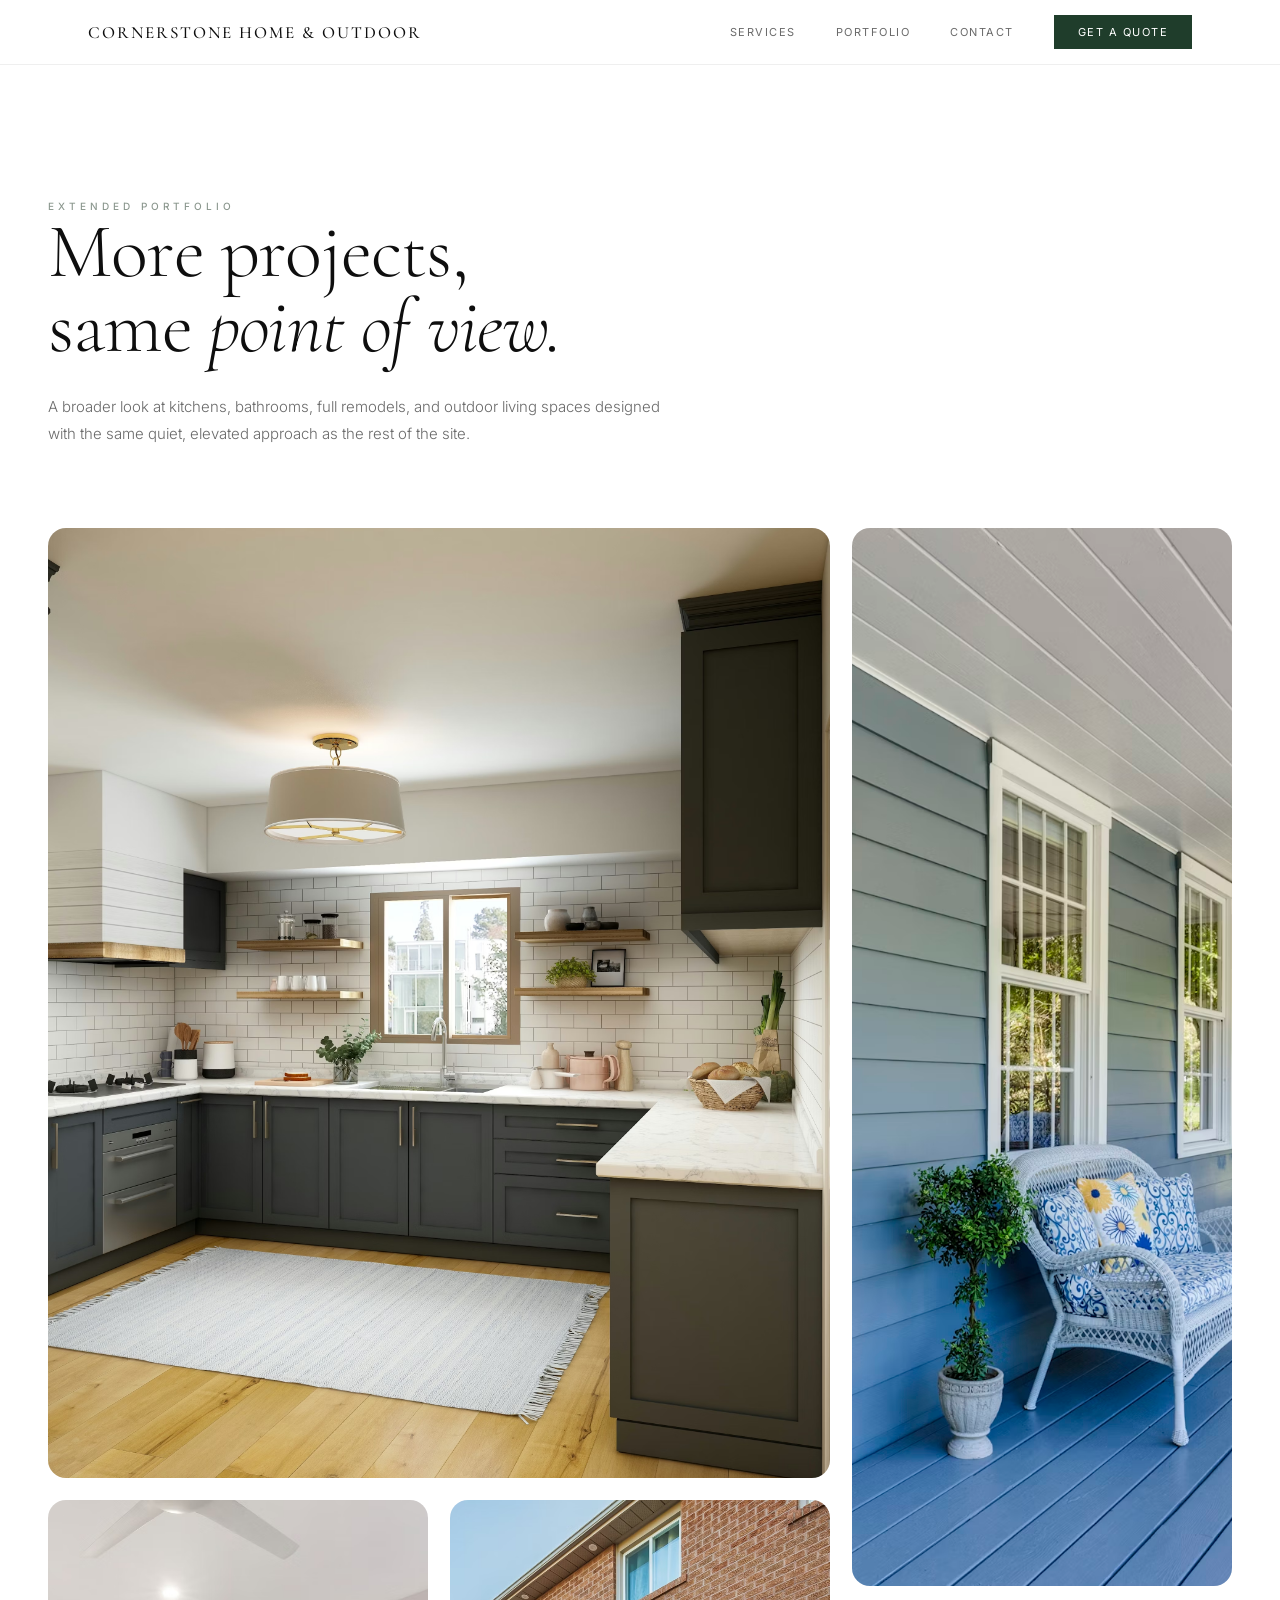
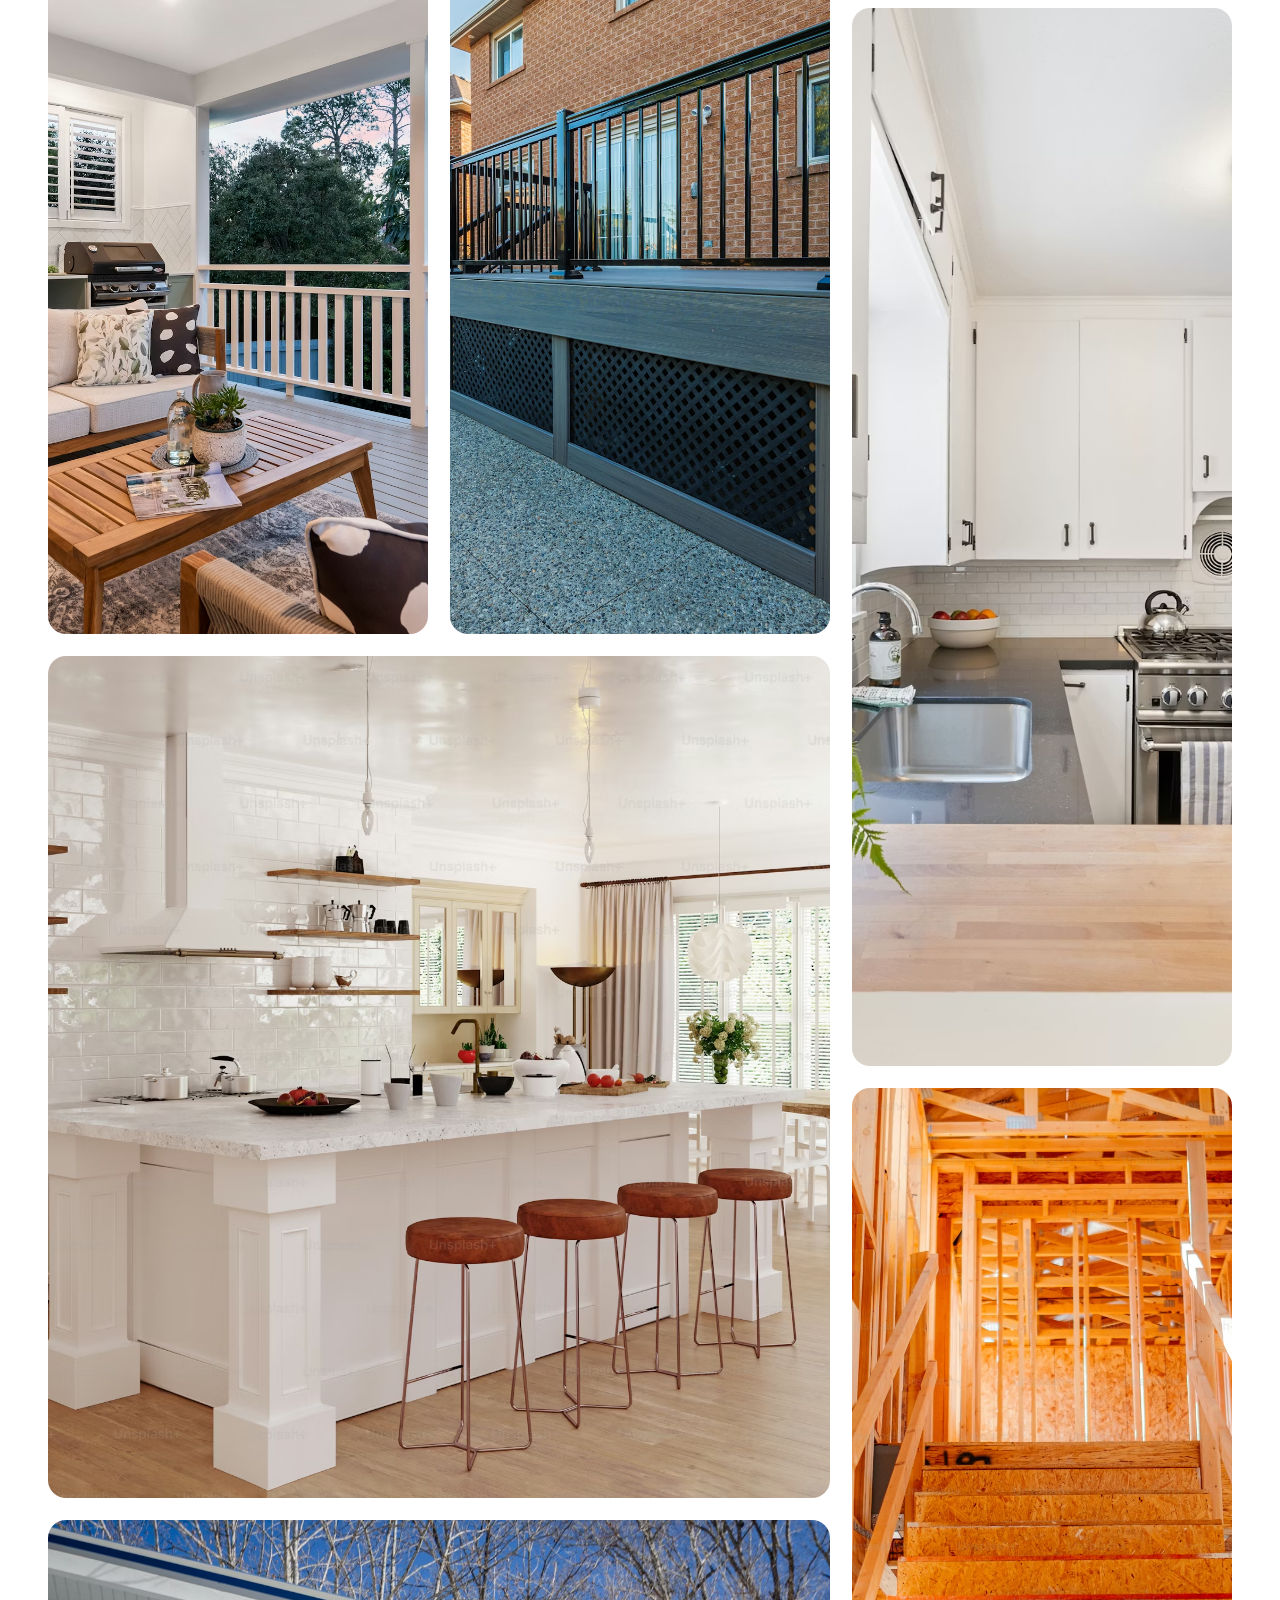
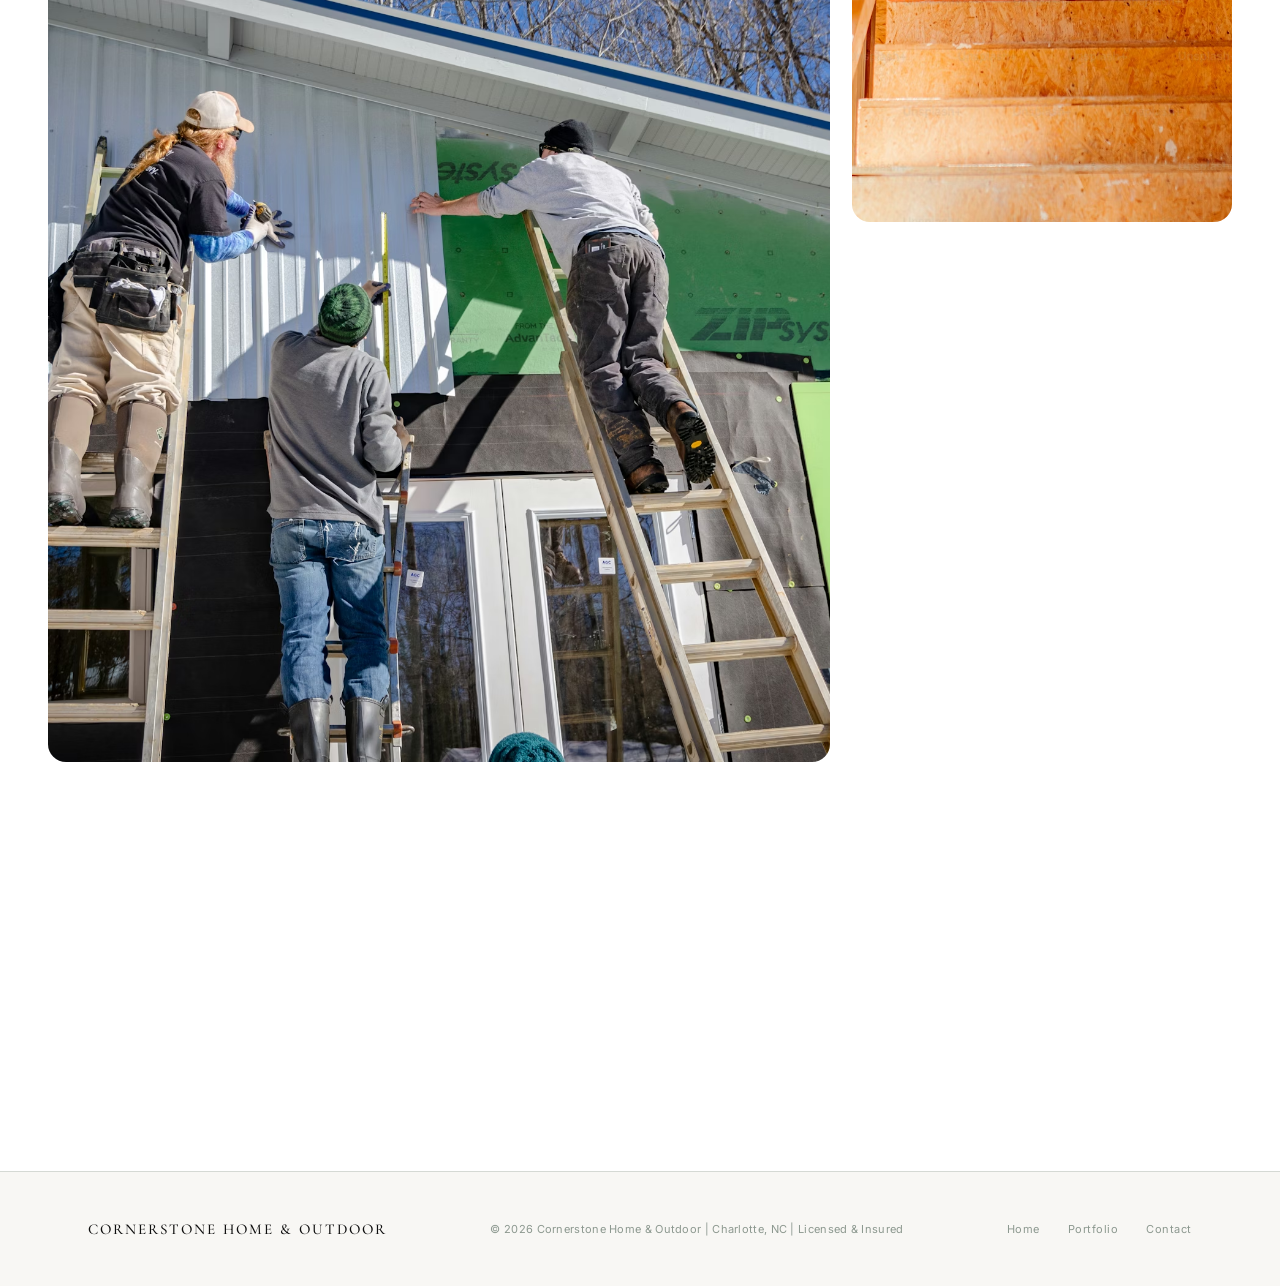
<file: portfolio.html>
<!DOCTYPE html>
<html lang="en">
  <head>
    <meta charset="UTF-8" />
    <meta name="viewport" content="width=device-width, initial-scale=1.0" />
    <title>Portfolio | Cornerstone Home &amp; Outdoor</title>
    <meta
      name="description"
      content="Explore a wider selection of kitchen, bath, full remodel, and outdoor living projects by Cornerstone Home & Outdoor."
    />
    <link rel="preconnect" href="https://fonts.googleapis.com" />
    <link rel="preconnect" href="https://fonts.gstatic.com" crossorigin />
    <link
      href="https://fonts.googleapis.com/css2?family=Cormorant+Garamond:ital,wght@0,300;0,400;0,500;0,600;1,300;1,400;1,500&amp;family=Inter:wght@300;400;500&amp;display=swap"
      rel="stylesheet"
    />
    <link rel="stylesheet" href="./styles/main.css" />
  </head>
  <body class="has-color-pops">
    <nav>
      <div class="nav-inner">
        <a class="nav-logo" href="./index.html">Cornerstone Home &amp; Outdoor</a>
        <div class="nav-right">
          <a href="./index.html#services">Services</a>
          <a href="./portfolio.html">Portfolio</a>
          <a href="./index.html#estimate">Contact</a>
          <a href="./index.html#estimate" class="cta">Get a Quote</a>
        </div>
      </div>
    </nav>

    <main class="portfolio-page">
      <section class="portfolio-hero" data-reveal>
        <div class="portfolio-hero-inner">
          <span class="kicker">Extended Portfolio</span>
          <h1>
            More projects,<br />
            same <em>point of view.</em>
          </h1>
          <p>
            A broader look at kitchens, bathrooms, full remodels, and outdoor
            living spaces designed with the same quiet, elevated approach as
            the rest of the site.
          </p>
        </div>
      </section>

      <section class="portfolio-page-grid-section" data-reveal>
        <div class="portfolio-page-grid">
          <article class="portfolio-page-card tile-featured">
            <img
              src="./Imagenes/photo-1600489000022-c2086d79f9d4.avif"
              alt="Cornerstone portfolio project"
              loading="lazy"
            />
          </article>
          <article class="portfolio-page-card tile-tall">
            <img
              src="./Imagenes/photo-1560184897-ae75f418493e.avif"
              alt="Cornerstone portfolio project"
              loading="lazy"
            />
          </article>
          <article class="portfolio-page-card">
            <img
              src="./Imagenes/photo-1629079448105-35ab3e5152d4.avif"
              alt="Cornerstone portfolio project"
              loading="lazy"
            />
          </article>
          <article class="portfolio-page-card">
            <img
              src="./Imagenes/photo-1722881445918-75ae564ffced.avif"
              alt="Cornerstone portfolio project"
              loading="lazy"
            />
          </article>
          <article class="portfolio-page-card tile-wide">
            <img
              src="./Imagenes/premium_photo-1661962720375-ce9097fb4d69.avif"
              alt="Cornerstone portfolio project"
              loading="lazy"
            />
          </article>
          <article class="portfolio-page-card tile-tall">
            <img
              src="./Imagenes/photo-1574739782594-db4ead022697.avif"
              alt="Cornerstone portfolio project"
              loading="lazy"
            />
          </article>
          <article class="portfolio-page-card">
            <img
              src="./Imagenes/premium_photo-1677782977189-d2ba571a679c.avif"
              alt="Cornerstone portfolio project"
              loading="lazy"
            />
          </article>
          <article class="portfolio-page-card tile-wide">
            <img
              src="./Imagenes/photo-1546552356-3fae876a61ca.avif"
              alt="Cornerstone portfolio project"
              loading="lazy"
            />
          </article>
        </div>
      </section>

      <section class="portfolio-page-cta" data-reveal>
        <div class="portfolio-page-cta-inner">
          <span class="kicker">Ready to Start</span>
          <h2>Your project deserves the same level of care.</h2>
          <a href="./index.html#estimate" class="text-link">Request a Quote</a>
        </div>
      </section>
    </main>

    <footer>
      <div class="footer-inner">
        <div class="footer-logo">Cornerstone Home &amp; Outdoor</div>
        <div class="footer-copy">
          <span id="current-year"></span> Cornerstone Home &amp; Outdoor |
          Charlotte, NC | Licensed &amp; Insured
        </div>
        <div class="footer-links">
          <a href="./index.html">Home</a>
          <a href="./portfolio.html">Portfolio</a>
          <a href="./index.html#estimate">Contact</a>
        </div>
      </div>
    </footer>

    <script src="./scripts/main.js"></script>
  </body>
</html>
</file>
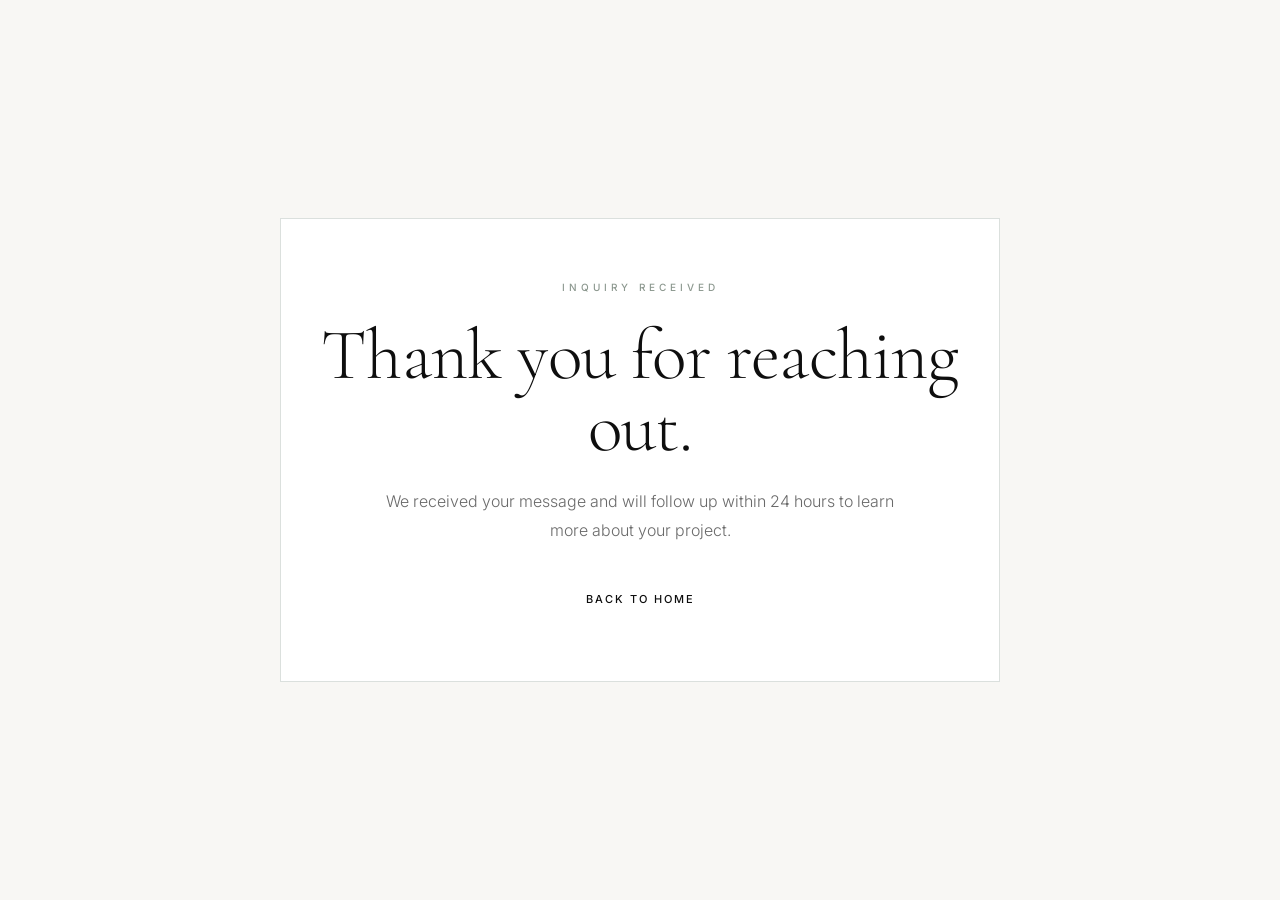
<file: thank-you.html>
<!DOCTYPE html>
<html lang="en">
  <head>
    <meta charset="UTF-8" />
    <meta name="viewport" content="width=device-width, initial-scale=1.0" />
    <title>Thank You | Cornerstone Home &amp; Outdoor</title>
    <link rel="preconnect" href="https://fonts.googleapis.com" />
    <link rel="preconnect" href="https://fonts.gstatic.com" crossorigin />
    <link
      href="https://fonts.googleapis.com/css2?family=Cormorant+Garamond:ital,wght@0,300;0,400;0,500;0,600;1,300;1,400;1,500&amp;family=Inter:wght@300;400;500&amp;display=swap"
      rel="stylesheet"
    />
    <link rel="stylesheet" href="./styles/main.css" />
  </head>
  <body>
    <main class="thank-you-page">
      <section class="thank-you-card">
        <span class="kicker">Inquiry Received</span>
        <h1>Thank you for reaching out.</h1>
        <p>
          We received your message and will follow up within 24 hours to learn
          more about your project.
        </p>
        <a href="./index.html" class="btn-white thank-you-button">Back to Home</a>
      </section>
    </main>
  </body>
</html>
</file>
<file: styles/main.css>
:root {
  --green: #1f3d2b;
  --green-2: #2a5239;
  --sage: #dce7de;
  --sand: #efe7db;
  --black: #0e0e0e;
  --ink: #1a1a1a;
  --gray: #6a6a6a;
  --gray-lt: #8c988f;
  --rule: rgba(31, 61, 43, 0.16);
  --bg: #ffffff;
  --bg-warm: #f8f7f4;
}

*,
*::before,
*::after {
  box-sizing: border-box;
  margin: 0;
  padding: 0;
}

html {
  scroll-behavior: smooth;
}

body {
  font-family: "Inter", sans-serif;
  color: var(--ink);
  background: var(--bg);
  -webkit-font-smoothing: antialiased;
  overflow-x: hidden;
}

[data-reveal] {
  opacity: 0.001;
  transform: translateY(26px);
  filter: blur(10px);
  will-change: transform, opacity, filter;
  transition: opacity 1.1s cubic-bezier(0.22, 1, 0.36, 1),
    transform 1.1s cubic-bezier(0.22, 1, 0.36, 1),
    filter 1.1s cubic-bezier(0.22, 1, 0.36, 1);
}

[data-reveal].is-visible {
  opacity: 1;
  transform: translateY(0);
  filter: blur(0);
}

img {
  max-width: 100%;
}

.wrap {
  max-width: 1200px;
  margin: 0 auto;
  padding: 0 48px;
}

.kicker {
  font-size: 10px;
  font-weight: 500;
  letter-spacing: 4px;
  text-transform: uppercase;
  color: var(--gray-lt);
}

nav {
  position: fixed;
  top: 0;
  left: 0;
  right: 0;
  z-index: 300;
  background: rgba(255, 255, 255, 0.92);
  backdrop-filter: blur(12px);
  -webkit-backdrop-filter: blur(12px);
  border-bottom: 1px solid rgba(228, 228, 228, 0.6);
}

.nav-inner {
  max-width: 1200px;
  margin: 0 auto;
  padding: 0 48px;
  min-height: 64px;
  display: flex;
  align-items: center;
  justify-content: space-between;
}

.nav-logo,
.footer-logo {
  font-family: "Cormorant Garamond", serif;
  letter-spacing: 2px;
  text-transform: uppercase;
  color: var(--black);
  text-decoration: none;
}

.nav-logo {
  font-size: 17px;
  font-weight: 500;
}

.nav-right {
  display: flex;
  align-items: center;
  gap: 40px;
}

.nav-right a {
  font-size: 11px;
  font-weight: 400;
  letter-spacing: 1.5px;
  text-transform: uppercase;
  color: var(--gray);
  text-decoration: none;
  transition: color 0.2s, background 0.2s;
}

.nav-right a:hover {
  color: var(--black);
}

.nav-right .cta {
  background: var(--green);
  color: #fff;
  padding: 10px 24px;
  letter-spacing: 1.5px;
}

.nav-right .cta:hover {
  background: var(--green-2);
  color: #fff;
}

.hero {
  margin-top: 84px;
  position: relative;
  width: 100%;
}

.hero--main {
  position: relative;
  height: 100vh;
  min-height: 600px;
  max-height: 1000px;
  overflow: hidden;
}

.hero--main[data-reveal] {
  opacity: 1;
  transform: none;
  filter: none;
  transition: none;
}

.hero-bg,
.hero-overlay {
  position: absolute;
  inset: 0;
}

.hero-bg {
  z-index: 0;
}

.hero-bg img {
  width: 100%;
  height: 100%;
  object-fit: cover;
  object-position: center 55%;
  display: block;
  filter: brightness(0.7) saturate(0.94);
  transform: scale(1.08);
  animation:
    heroImageIntro 2.6s cubic-bezier(0.22, 1, 0.36, 1) forwards,
    heroImageFloat 11s ease-in-out 2.6s infinite alternate;
}

.hero-overlay {
  z-index: 1;
  background: linear-gradient(
    to top,
    rgba(0, 0, 0, 0.42) 0%,
    rgba(0, 0, 0, 0.24) 30%,
    rgba(0, 0, 0, 0.14) 55%,
    rgba(0, 0, 0, 0.06) 75%,
    rgba(0, 0, 0, 0) 100%
  );
}

.hero-content {
  position: relative;
  z-index: 2;
  width: 100%;
  padding: 60px 48px 72px;
  max-width: 1200px;
  margin: 0 auto;
}

.hero h1,
.intro-body h2,
.services-left h2,
.work-header h2,
.process-header h2,
.t-header h2,
.cta-left h2,
.cta-phone,
.stat-num,
.p-step h4,
.t-quote {
  font-family: "Cormorant Garamond", serif;
}

.hero h1 {
  position: relative;
  font-size: clamp(56px, 8vw, 112px);
  font-weight: 300;
  line-height: 0.95;
  color: #fff;
  letter-spacing: -1px;
  max-width: 900px;
  margin-bottom: 36px;
  text-shadow:
    0 1px 2px rgba(0, 0, 0, 0.12),
    0 10px 28px rgba(0, 0, 0, 0.18);
}

.hero h1::after {
  content: "";
  position: absolute;
  left: -18px;
  top: -18px;
  width: min(78vw, 760px);
  height: calc(100% + 36px);
  background: radial-gradient(
    ellipse at 20% 30%,
    rgba(18, 18, 18, 0.28) 0%,
    rgba(18, 18, 18, 0.12) 42%,
    rgba(18, 18, 18, 0) 78%
  );
  filter: blur(14px);
  z-index: -1;
  pointer-events: none;
}

.hero h1 em,
.intro-body h2 em,
.services-left h2 em,
.work-header h2 em,
.process-header h2 em,
.t-header h2 em,
.cta-left h2 em {
  font-style: italic;
  font-weight: 300;
}

.hero-sub {
  display: flex;
  align-items: center;
  gap: 40px;
  flex-wrap: wrap;
}

.hero-sub p {
  font-size: 15px;
  font-weight: 300;
  color: rgba(255, 255, 255, 0.7);
  max-width: 400px;
  line-height: 1.75;
}

.hero-lede {
  max-width: 430px;
}

.hero-lede-overlay {
  display: inline;
  padding: 7px 11px;
  background: rgba(86, 86, 86, 0.4);
  backdrop-filter: blur(4px);
  -webkit-backdrop-filter: blur(4px);
  text-shadow: 0 1px 8px rgba(0, 0, 0, 0.14);
  box-decoration-break: clone;
  -webkit-box-decoration-break: clone;
}

.hero-btns {
  display: flex;
  gap: 16px;
  flex-wrap: wrap;
}

.btn-white,
.text-link {
  text-decoration: none;
  text-transform: uppercase;
}

.btn-white,
.btn-ghost {
  font-size: 11px;
  font-weight: 500;
  letter-spacing: 2px;
  padding: 15px 32px;
}

.btn-white {
  background: #fff;
  color: var(--black);
  position: relative;
  overflow: hidden;
}

.btn-white,
.text-link,
.nav-right .cta,
.form-submit {
  animation: buttonPresence 3.8s ease-in-out infinite;
  position: relative;
  overflow: hidden;
}

.btn-white:hover {
  background: var(--green);
  color: #fff;
}

.btn-white::after,
.text-link::after,
.nav-right .cta::after,
.form-submit::after {
  content: "";
  position: absolute;
  inset: 0;
  background: linear-gradient(
    110deg,
    transparent 0%,
    rgba(255, 255, 255, 0.08) 40%,
    rgba(255, 255, 255, 0.34) 50%,
    rgba(255, 255, 255, 0.08) 60%,
    transparent 100%
  );
  transform: translateX(-140%);
  animation: buttonShine 3.8s ease-in-out infinite;
  pointer-events: none;
}

.btn-ghost {
  background: transparent;
  color: #fff;
  border: 1px solid rgba(255, 255, 255, 0.4);
  box-shadow: inset 0 0 0 0 rgba(255, 255, 255, 0.08);
}

.btn-ghost:hover {
  background: rgba(255, 255, 255, 0.1);
  border-color: #fff;
}

.stats-bar {
  border-bottom: 1px solid var(--rule);
  background: var(--bg);
}

.stats-inner {
  max-width: 1200px;
  margin: 0 auto;
  padding: 0 48px;
  display: grid;
  grid-template-columns: repeat(4, 1fr);
}

.stat-item {
  padding: 40px 0;
  border-right: 1px solid var(--rule);
  text-align: center;
}

.stat-item:last-child {
  border-right: none;
}

.stat-num {
  font-size: 52px;
  font-weight: 300;
  color: var(--black);
  line-height: 1;
  margin-bottom: 8px;
  letter-spacing: -1px;
}

.stat-label {
  font-size: 10px;
  font-weight: 500;
  letter-spacing: 2.5px;
  text-transform: uppercase;
  color: var(--gray-lt);
}

.intro-section {
  padding: 140px 48px;
  max-width: 1200px;
  margin: 0 auto;
  display: grid;
  grid-template-columns: 200px 1fr;
  gap: 80px;
}

.intro-aside {
  padding-top: 8px;
}

.intro-aside p {
  font-size: 13px;
  font-weight: 500;
  letter-spacing: 3px;
  text-transform: uppercase;
  color: var(--gray-lt);
  line-height: 2;
}

.intro-body h2,
.work-header h2,
.process-header h2,
.cta-left h2 {
  font-size: clamp(38px, 5vw, 68px);
  font-weight: 300;
  line-height: 1.1;
  color: var(--black);
  letter-spacing: -0.5px;
  margin-bottom: 40px;
}

.intro-body p,
.process-header p,
.cta-left p {
  font-size: 15px;
  font-weight: 300;
  color: var(--gray);
  line-height: 1.85;
}

.intro-body p {
  max-width: 580px;
  margin-bottom: 28px;
}

.intro-body .text-link,
.split-text .text-link {
  margin-top: 24px;
}

.text-link {
  display: inline-flex;
  align-items: center;
  justify-content: center;
  text-align: center;
  font-size: 13px;
  font-weight: 500;
  letter-spacing: 2.5px;
  color: #fff;
  background: var(--green);
  border: 1px solid var(--green);
  border-radius: 6px;
  padding: 14px 24px;
  min-height: 46px;
  transition: background 0.2s, color 0.2s, border-color 0.2s,
    transform 0.2s;
  position: relative;
  overflow: hidden;
  box-shadow: 0 0 0 0 rgba(31, 61, 43, 0.12);
}

.text-link:hover {
  background: var(--green-2);
  color: #fff;
  border-color: var(--green-2);
  transform: translateY(-1px);
}

.services-section {
  border-top: 1px solid var(--rule);
  border-bottom: 1px solid var(--rule);
}

.services-inner {
  max-width: 1200px;
  margin: 0 auto;
  padding: 0 48px;
  display: grid;
  grid-template-columns: 320px 1fr;
}

.services-left {
  border-right: 1px solid var(--rule);
  padding: 80px 60px 80px 0;
}

.services-highlight h2 {
  position: relative;
  display: inline-block;
}

.services-highlight h2::after {
  content: "";
  position: absolute;
  left: -10px;
  right: -16px;
  bottom: 4px;
  height: 26px;
  background: linear-gradient(
    90deg,
    rgba(126, 165, 135, 0),
    rgba(190, 214, 194, 0.98),
    rgba(126, 165, 135, 0)
  );
  z-index: -1;
  transform-origin: left center;
  animation: headingGlow 3.4s ease-in-out infinite;
}

.services-left h2 {
  font-size: 42px;
  font-weight: 300;
  line-height: 1.15;
  color: var(--black);
  margin-top: 28px;
}

.services-right {
  padding: 80px 0 80px 60px;
}

.service-row {
  display: grid;
  grid-template-columns: 60px 1fr auto;
  align-items: baseline;
  gap: 24px;
  padding: 28px 0;
  border-bottom: 1px solid var(--rule);
  transition: transform 0.45s ease, background 0.45s ease, border-color 0.45s ease;
}

.service-row:hover {
  transform: translateX(2px);
  background: linear-gradient(90deg, rgba(190, 214, 194, 0.34), rgba(220, 231, 222, 0));
  border-color: rgba(31, 61, 43, 0.24);
}

.service-row:first-child {
  border-top: 1px solid var(--rule);
}

.s-num {
  font-size: 11px;
  color: rgba(31, 61, 43, 0.46);
  letter-spacing: 1.5px;
  font-weight: 400;
}

.s-body h3 {
  font-family: "Cormorant Garamond", serif;
  font-size: 26px;
  font-weight: 400;
  color: var(--black);
  margin-bottom: 6px;
}

.s-body p {
  font-size: 13px;
  font-weight: 300;
  color: var(--gray);
  line-height: 1.75;
  max-width: 460px;
}

.s-arrow {
  font-size: 18px;
  color: var(--gray-lt);
}

.split-tag {
  font-size: 10px;
  font-weight: 500;
  letter-spacing: 3.5px;
  text-transform: uppercase;
  color: var(--gray-lt);
  margin-bottom: 28px;
}

.split-text p {
  max-width: 560px;
  font-size: 15px;
  font-weight: 300;
  color: var(--gray);
  line-height: 1.85;
}

.split-section {
  display: grid;
  grid-template-columns: 1fr 1fr;
  min-height: 680px;
}

.split-section.reverse {
  direction: rtl;
}

.split-section.reverse > * {
  direction: ltr;
}

.split-img {
  overflow: hidden;
}

.split-img img {
  width: 100%;
  height: 100%;
  object-fit: cover;
  display: block;
  transition: transform 0.7s ease;
}

.split-section:hover .split-img img {
  transform: scale(1.04);
}

.split-text {
  display: flex;
  flex-direction: column;
  justify-content: center;
  padding: 80px 72px;
  background: var(--bg);
}

.split-text.warm {
  background: var(--bg-warm);
}

.split-text h2 {
  font-size: clamp(34px, 3.5vw, 52px);
  font-weight: 300;
  line-height: 1.15;
  color: var(--black);
  letter-spacing: -0.3px;
  margin-bottom: 24px;
}

.work-section {
  padding: 140px 0;
  width: 100%;
  max-width: none;
  margin: 0;
  overflow: hidden;
}

.work-header {
  max-width: 1200px;
  display: flex;
  justify-content: space-between;
  align-items: flex-end;
  margin-bottom: 40px;
  padding: 0 48px;
  margin-left: auto;
  margin-right: auto;
}

.work-header h2 {
  margin-bottom: 18px;
}

.gallery-kicker,
.process-kicker {
  display: block;
  margin-bottom: 16px;
}

.stories-gallery {
  overflow: hidden;
  padding: 8px 0;
  scrollbar-width: none;
  -ms-overflow-style: none;
}

.stories-gallery::-webkit-scrollbar {
  display: none;
}

.stories-track {
  display: flex;
  gap: 18px;
  padding: 0 20px 0 48px;
  width: max-content;
  will-change: transform;
}

.story-card {
  position: relative;
  width: 300px;
  height: 560px;
  border-radius: 18px;
  overflow: hidden;
  flex-shrink: 0;
  background: #ececec;
  transition: transform 0.25s ease;
  box-shadow: 0 10px 30px rgba(0, 0, 0, 0.08);
}

.story-card:hover {
  transform: translateY(-6px) scale(1.01);
}

.story-card img {
  width: 100%;
  height: 100%;
  object-fit: cover;
  object-position: center;
}

.story-card::after {
  content: "";
  position: absolute;
  inset: 0;
  background: linear-gradient(
    to top,
    rgba(0, 0, 0, 0.45) 0%,
    rgba(0, 0, 0, 0.05) 35%,
    rgba(0, 0, 0, 0) 60%
  );
}

.story-label {
  position: absolute;
  left: 18px;
  bottom: 18px;
  z-index: 2;
  font-size: 10px;
  letter-spacing: 2px;
  text-transform: uppercase;
  color: rgba(255, 255, 255, 0.88);
}

.gallery-footer {
  max-width: 1200px;
  padding: 32px 48px 0;
  display: flex;
  justify-content: center;
  margin: 0 auto;
}

.process-section {
  background: var(--bg-warm);
  padding: 140px 0;
  border-top: 1px solid var(--rule);
  border-bottom: 1px solid var(--rule);
}

.process-inner {
  max-width: 1200px;
  margin: 0 auto;
  padding: 0 48px;
}

.process-intro,
.cta-highlight {
  font-size: 13px;
  font-weight: 500;
  letter-spacing: 2px;
  text-transform: uppercase;
  color: #5a5a5a;
  margin-bottom: 24px;
  line-height: 1.6;
}

.process-header {
  display: grid;
  grid-template-columns: 1fr 1fr;
  gap: 80px;
  margin-bottom: 80px;
  align-items: end;
}

.process-steps {
  display: grid;
  grid-template-columns: repeat(4, 1fr);
  border-top: 1px solid var(--rule);
}

.p-step {
  position: relative;
  padding: 80px 40px 48px;
  border-right: 1px solid var(--rule);
}

.p-step:last-child {
  border-right: none;
}

.p-num {
  position: absolute;
  top: 10px;
  left: 30px;
  font-family: "Cormorant Garamond", serif;
  font-size: 100px;
  font-weight: 300;
  color: rgba(31, 61, 43, 0.13);
  line-height: 1;
  letter-spacing: -2px;
  pointer-events: none;
}

.p-step h4 {
  font-size: 22px;
  font-weight: 400;
  color: var(--black);
  margin-bottom: 20px;
  position: relative;
  z-index: 2;
}

.p-step p {
  font-size: 13px;
  font-weight: 300;
  color: var(--gray);
  line-height: 1.8;
  position: relative;
  z-index: 2;
}

.testimonials-section {
  padding: 140px 48px;
  max-width: 1200px;
  margin: 0 auto;
}

.t-header {
  display: flex;
  justify-content: space-between;
  align-items: flex-end;
  margin-bottom: 80px;
  border-bottom: 1px solid var(--rule);
  padding-bottom: 40px;
}

.t-header h2 {
  font-size: clamp(32px, 4vw, 56px);
  font-weight: 300;
  letter-spacing: -0.5px;
}

.testimonials-list {
  display: flex;
  flex-direction: column;
}

.testimonial-row {
  display: grid;
  grid-template-columns: 200px 1fr 200px;
  gap: 60px;
  padding: 56px 0;
  border-bottom: 1px solid var(--rule);
  align-items: start;
}

.t-name {
  font-size: 13px;
  font-weight: 500;
  color: var(--black);
  margin-bottom: 4px;
}

.t-loc {
  font-size: 11px;
  color: var(--gray-lt);
  letter-spacing: 1px;
}

.t-quote {
  font-size: 26px;
  font-weight: 300;
  font-style: italic;
  color: var(--black);
  line-height: 1.55;
  letter-spacing: -0.2px;
}

.t-project {
  text-align: right;
  font-size: 10px;
  font-weight: 500;
  letter-spacing: 2px;
  text-transform: uppercase;
  color: var(--gray-lt);
  line-height: 1.8;
  padding-top: 4px;
}

.areas-section {
  border-top: 1px solid var(--rule);
  padding: 56px 48px;
}

.areas-inner {
  max-width: 1200px;
  margin: 0 auto;
  display: flex;
  gap: 80px;
  align-items: center;
}

.areas-label {
  font-size: 10px;
  font-weight: 500;
  letter-spacing: 3px;
  text-transform: uppercase;
  color: var(--gray-lt);
  white-space: nowrap;
  flex-shrink: 0;
}

.areas-divider {
  width: 1px;
  height: 40px;
  background: rgba(31, 61, 43, 0.22);
  flex-shrink: 0;
}

.areas-tags {
  display: flex;
  flex-wrap: wrap;
  gap: 8px;
}

.area-tag {
  font-size: 12px;
  font-weight: 300;
  color: var(--gray);
  border: 1px solid rgba(31, 61, 43, 0.18);
  padding: 6px 16px;
  letter-spacing: 0.3px;
}

.cta-section {
  padding: 140px 48px;
  border-top: 1px solid var(--rule);
}

.cta-inner {
  max-width: 1200px;
  margin: 0 auto;
  display: grid;
  grid-template-columns: 1fr 520px;
  gap: 120px;
  align-items: start;
}

.cta-left h2 {
  font-size: clamp(42px, 5.5vw, 80px);
  line-height: 1;
  letter-spacing: -1px;
  color: var(--black);
  margin-bottom: 36px;
}

.cta-left p {
  margin-bottom: 18px;
  max-width: 420px;
}

.cta-phone {
  display: block;
  font-size: 36px;
  font-weight: 300;
  color: var(--black);
  text-decoration: none;
  margin: 24px 0 6px;
  letter-spacing: -0.5px;
}

.cta-phone:hover {
  color: var(--green);
}

.cta-phone-label {
  font-size: 10px;
  font-weight: 500;
  letter-spacing: 2.5px;
  text-transform: uppercase;
  color: var(--gray-lt);
}

.estimate-form {
  display: flex;
  flex-direction: column;
}

.form-row-2 {
  display: grid;
  grid-template-columns: 1fr 1fr;
}

.field {
  position: relative;
  border: 1px solid var(--rule);
  margin: -1px 0 0 -1px;
}

.field label {
  display: block;
  font-size: 9px;
  font-weight: 500;
  letter-spacing: 2.5px;
  text-transform: uppercase;
  color: var(--gray-lt);
  padding: 16px 20px 0;
}

.field input,
.field select,
.field textarea {
  display: block;
  width: 100%;
  padding: 6px 20px 16px;
  background: transparent;
  border: none;
  outline: none;
  font-family: "Inter", sans-serif;
  font-size: 14px;
  font-weight: 300;
  color: var(--black);
  appearance: none;
}

.field textarea {
  min-height: 100px;
  resize: vertical;
}

.field:focus-within {
  border-color: var(--green);
  z-index: 1;
}

.form-submit {
  background: var(--green);
  color: #fff;
  border: 1px solid var(--green);
  padding: 20px;
  font-family: "Inter", sans-serif;
  font-size: 13px;
  font-weight: 500;
  letter-spacing: 2.5px;
  text-transform: uppercase;
  cursor: pointer;
  transition: background 0.2s;
}

.form-submit:hover {
  background: var(--green-2);
}

.form-note {
  font-size: 10px;
  color: var(--gray-lt);
  text-align: center;
  padding: 14px 0 0;
  letter-spacing: 0.5px;
}

footer {
  border-top: 1px solid var(--rule);
  background: var(--bg-warm);
  padding: 48px 0;
}

.footer-inner {
  max-width: 1200px;
  margin: 0 auto;
  padding: 0 48px;
  display: flex;
  justify-content: space-between;
  align-items: center;
  flex-wrap: wrap;
  gap: 20px;
}

.footer-logo {
  font-size: 15px;
  font-weight: 500;
}

.footer-copy {
  font-size: 11px;
  color: var(--gray-lt);
  letter-spacing: 0.3px;
}

.footer-links {
  display: flex;
  gap: 28px;
}

.footer-links a {
  font-size: 11px;
  color: var(--gray-lt);
  text-decoration: none;
  letter-spacing: 0.5px;
}

.footer-links a:hover {
  color: var(--black);
}

.sticky-mobile {
  display: none;
  position: fixed;
  bottom: 0;
  left: 0;
  right: 0;
  background: var(--green);
  padding: 16px;
  z-index: 999;
}

.sticky-mobile a {
  display: block;
  color: #fff;
  font-size: 11px;
  font-weight: 500;
  letter-spacing: 2.5px;
  text-transform: uppercase;
  text-align: center;
  text-decoration: none;
}

.thank-you-page {
  min-height: 100vh;
  display: grid;
  place-items: center;
  padding: 24px;
  background: var(--bg-warm);
}

.thank-you-card {
  width: min(100%, 720px);
  padding: 56px 40px;
  background: var(--bg);
  border: 1px solid var(--rule);
  text-align: center;
}

.thank-you-card h1 {
  font-family: "Cormorant Garamond", serif;
  font-size: clamp(42px, 6vw, 72px);
  font-weight: 300;
  line-height: 1;
  letter-spacing: -0.8px;
  color: var(--black);
  margin: 24px 0;
}

.thank-you-card p {
  max-width: 520px;
  margin: 0 auto 32px;
  font-size: 16px;
  font-weight: 300;
  line-height: 1.8;
  color: var(--gray);
}

.thank-you-button {
  display: inline-block;
}

.portfolio-page {
  margin-top: 84px;
}

.portfolio-hero {
  padding: 110px 48px 80px;
}

.portfolio-hero-inner,
.portfolio-page-grid,
.portfolio-page-cta-inner {
  max-width: 1200px;
  margin: 0 auto;
}

.portfolio-hero-inner h1,
.portfolio-page-cta-inner h2 {
  font-family: "Cormorant Garamond", serif;
  font-size: clamp(44px, 6vw, 88px);
  font-weight: 300;
  line-height: 0.98;
  letter-spacing: -0.8px;
  color: var(--black);
}

.portfolio-hero-inner h1 em {
  font-style: italic;
  font-weight: 300;
}

.portfolio-hero-inner p {
  max-width: 620px;
  margin-top: 28px;
  font-size: 15px;
  font-weight: 300;
  line-height: 1.85;
  color: var(--gray);
}

.portfolio-page-grid-section {
  padding: 0 48px 120px;
}

.portfolio-page-grid {
  display: grid;
  grid-template-columns: repeat(12, 1fr);
  grid-auto-flow: dense;
  grid-auto-rows: 32px;
  gap: 22px;
}

.portfolio-page-card {
  position: relative;
  grid-column: span 4;
  grid-row: span 14;
  overflow: hidden;
  border-radius: 18px;
  background: #ececec;
}

.portfolio-page-card img {
  width: 100%;
  height: 100%;
  object-fit: cover;
  display: block;
  transition: transform 0.7s ease, filter 0.7s ease;
}

.portfolio-page-card:hover img {
  filter: brightness(0.92);
  transform: scale(1.035);
}

.tile-featured {
  grid-column: span 8;
  grid-row: span 18;
}

.tile-tall {
  grid-row: span 20;
}

.tile-short {
  grid-row: span 12;
}

.tile-wide {
  grid-column: span 8;
  grid-row: span 16;
}

.portfolio-page-cta {
  padding: 0 48px 140px;
}

.portfolio-page-cta-inner {
  border-top: 1px solid var(--rule);
  padding-top: 48px;
  display: flex;
  justify-content: space-between;
  align-items: end;
  gap: 24px;
}

.portfolio-page-cta-inner h2 {
  font-size: clamp(34px, 4vw, 56px);
  max-width: 620px;
}

@keyframes buttonPresence {
  0%,
  100% {
    box-shadow: 0 0 0 0 rgba(31, 61, 43, 0.04);
  }
  35% {
    box-shadow: 0 10px 28px rgba(31, 61, 43, 0.16);
  }
  55% {
    box-shadow: 0 2px 10px rgba(31, 61, 43, 0.08);
  }
}

@keyframes buttonShine {
  0%,
  55%,
  100% {
    transform: translateX(-140%);
  }
  18%,
  34% {
    transform: translateX(140%);
  }
}

@keyframes headingGlow {
  0%,
  100% {
    opacity: 0.5;
    transform: scaleX(0.72);
  }
  50% {
    opacity: 1;
    transform: scaleX(1);
  }
}

@keyframes heroImageIntro {
  from {
    transform: scale(1.15);
    filter: brightness(0.62) saturate(0.88);
  }
  to {
    transform: scale(1.08);
    filter: brightness(0.7) saturate(0.94);
  }
}

@keyframes heroImageFloat {
  from {
    transform: scale(1.08) translate3d(0, 0, 0);
  }
  to {
    transform: scale(1.14) translate3d(-28px, 16px, 0);
  }
}

@media (max-width: 1000px) {
  .cta-inner {
    grid-template-columns: 1fr;
    gap: 64px;
  }

  .cta-section {
    padding: 80px 24px;
  }

  .portfolio-page-grid {
    grid-template-columns: repeat(6, 1fr);
  }

  .portfolio-page-cta-inner {
    flex-direction: column;
    align-items: flex-start;
  }

}

@media (max-width: 900px) {
  .services-inner {
    grid-template-columns: 1fr;
    padding: 0 24px;
  }

  .services-left {
    border-right: none;
    border-bottom: 1px solid var(--rule);
    padding: 60px 0 40px;
  }

  .services-right {
    padding: 0 0 60px;
  }

  .service-row {
    grid-template-columns: 40px 1fr;
  }

  .s-arrow {
    display: none;
  }
}

@media (max-width: 860px) {
  .testimonials-section {
    padding: 80px 24px;
  }

  .testimonial-row {
    grid-template-columns: 1fr;
    gap: 20px;
  }

  .t-project {
    text-align: left;
  }

  .process-header {
    grid-template-columns: 1fr;
    gap: 28px;
    margin-bottom: 48px;
  }

  .process-steps {
    grid-template-columns: 1fr;
  }

  .p-step {
    border-right: none;
    border-bottom: 1px solid var(--rule);
  }

  .p-step:last-child {
    border-bottom: none;
  }

  .split-section,
  .split-section.reverse {
    grid-template-columns: 1fr;
    direction: ltr;
  }

  .split-img {
    height: 320px;
  }
}

@media (max-width: 760px) {
  .intro-section {
    grid-template-columns: 1fr;
    gap: 28px;
    padding: 80px 24px;
  }

  .work-section {
    padding: 80px 0;
  }

  .work-header {
    flex-direction: column;
    align-items: flex-start;
    gap: 20px;
    padding: 0 24px;
  }

  .stories-track {
    padding: 0 24px;
  }

  .story-card {
    width: 220px;
    height: 420px;
  }

  .gallery-footer {
    padding: 28px 24px 0;
  }

  .portfolio-hero {
    padding: 80px 24px 56px;
  }

  .portfolio-page-grid-section,
  .portfolio-page-cta {
    padding-left: 24px;
    padding-right: 24px;
  }

  .portfolio-page-grid {
    grid-template-columns: 1fr;
    grid-auto-rows: auto;
    gap: 20px;
  }

  .portfolio-page-card,
  .tile-featured,
  .tile-tall,
  .tile-short,
  .tile-wide {
    grid-column: auto;
    grid-row: auto;
  }

  .portfolio-page-card img {
    height: 320px;
  }
}

@media (max-width: 700px) {
  .nav-inner {
    padding: 0 24px;
  }

  .nav-right a:not(.cta) {
    display: none;
  }
}

@media (max-width: 680px) {
  .wrap,
  .hero-content,
  .stats-inner,
  .footer-inner {
    padding-left: 24px;
    padding-right: 24px;
  }

  .hero-content {
    padding-bottom: 56px;
  }

  .hero-sub {
    flex-direction: column;
    align-items: flex-start;
    gap: 24px;
  }

  .stats-inner {
    grid-template-columns: 1fr 1fr;
  }

  .stat-item:nth-child(2) {
    border-right: none;
  }

  .stat-item:nth-child(3),
  .stat-item:nth-child(4) {
    border-top: 1px solid var(--rule);
  }

  .stat-item:nth-child(3) {
    border-right: 1px solid var(--rule);
  }

  .areas-section {
    padding: 48px 24px;
  }

  .areas-inner {
    flex-direction: column;
    align-items: flex-start;
    gap: 20px;
  }

  .areas-divider {
    display: none;
  }
}

@media (max-width: 640px) {
  .sticky-mobile {
    display: block;
  }
}

@media (max-width: 500px) {
  .form-row-2 {
    grid-template-columns: 1fr;
  }
}
</file>
